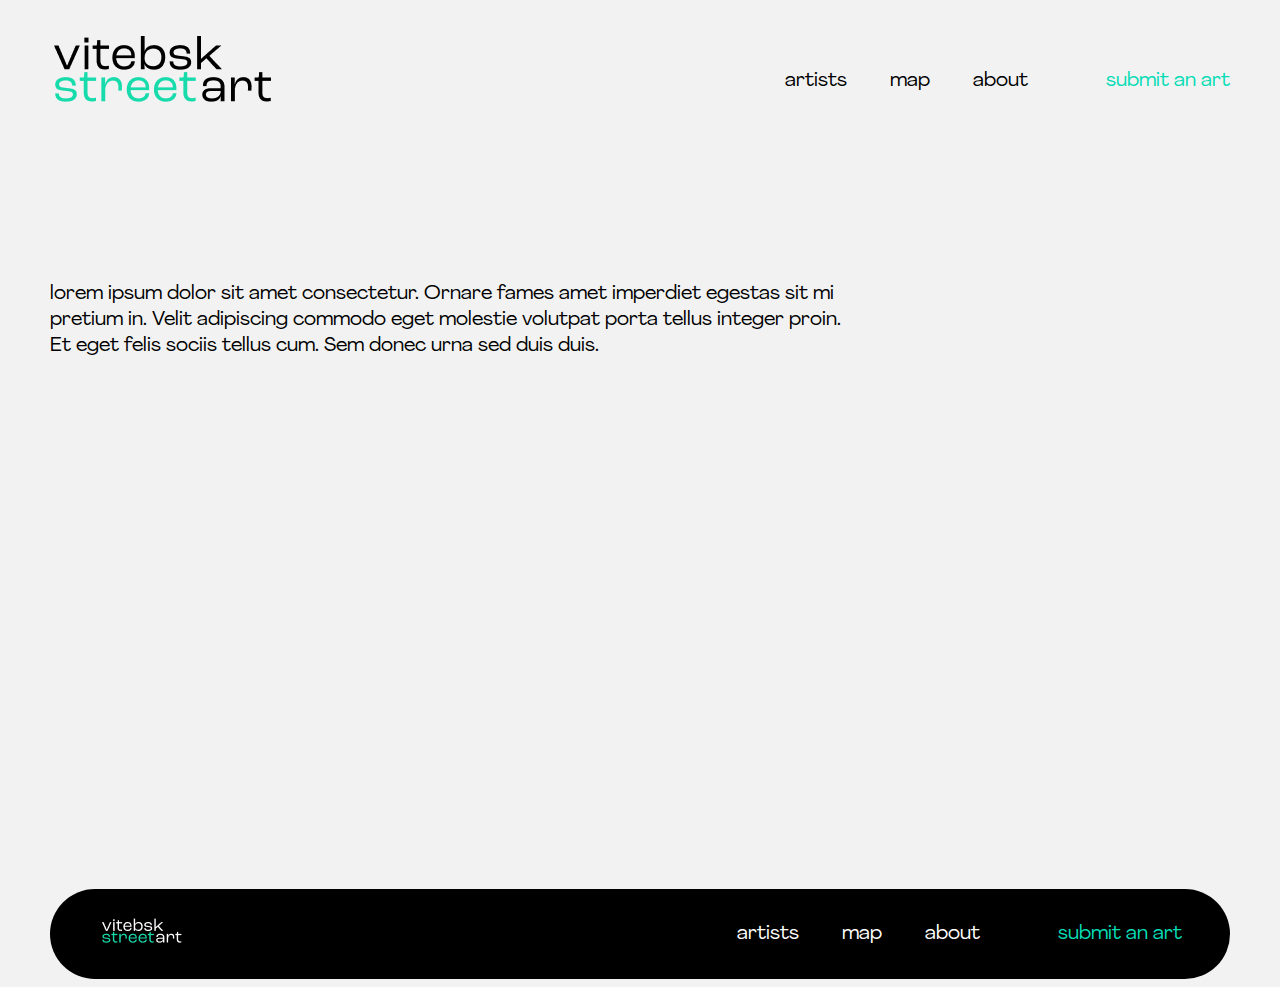
<file: VitebskStreetArt/public/assets/about.html>
<!DOCTYPE html>
<html lang="en">

<head>
    <meta charset="UTF-8">
    <meta name="viewport" content="width=device-width, initial-scale=1.0">
    <title>Final project</title>
    <link rel="stylesheet" href="./css/style.css">
</head>

<body>
    <div class="header">
        <div class="container">
            <div class="header_row">
                <div class="header_logo">
                    <a href="main.html"><img src="./img/header/header logo.png" alt="logo"></a>
                </div>
                <div class="header_navi">
                    <div class="header_navi_info">
                        <ul>
                            <li><a href="artists.html">artists</a></li>
                            <li><a href="map.html">map</a></li>
                            <li><a href="about.html">about</a></li>
                        </ul>
                    </div>
                    <div class="header_navi_submit">
                        <span><a href="formAddArt.html">submit an art</a></span>
                    </div>
                </div>
                <div class="mobile-menu">
                    <a href="#" id="open_menu"><img src="./img/header/icomoon-free_menu (1).png" alt="mobile-menu"></a>
                </div>
            </div>
        </div>
    </div>
    <div class="about">
        <div class="container">
            <div class="about_text">
                <span>lorem ipsum dolor sit amet consectetur. Ornare fames amet imperdiet egestas sit mi pretium in. Velit adipiscing commodo
                eget molestie volutpat porta tellus integer proin. Et eget felis sociis tellus cum. Sem donec urna sed duis duis.</span>
            </div>
        </div>
    </div>
    <div class="footer">
        <div class="container">
            <div class="footer_row">
                <div class="footer_logo">
                    <a href="main.html"><img src="./img/footer/Footer-logo.png" alt="logo"></a>    
                </div>
                <div class="footer_navi">
                    <div class="footer_navi_info">
                        <ul>
                            <li><a href="artists.html">artists</a></li>
                            <li><a href="map.html">map</a></li>
                            <li><a href="about.html">about</a></li>
                        </ul>
                    </div>
                    <div class="footer_navi_submit">
                        <span><a href="formAddArt.html">submit an art</a></span>
                    </div>
                </div>
                <div class="mobile-menu">
                    <a href="#" id="open_menu"><img src="./img/footer/icomoon-free_menu.png" alt="mobile-menu"></a>
                </div>
            </div>
        </div>
    </div>
    <div class="mobile" id="mobile">
        <div class="mobile_head">
            <div class="mobile_logo">
                <a href="main.html">
                    <img src="./img/mobile/logo.png" alt="logo">
                </a>
            </div>
            <div class="mobile_close">
                <a href="#" id="close_mobile" class="close_mobile"></a>
            </div>
        </div>
        <div class="mobile_navi">
            <div class="mobile_navi_info">
                <ul>
                    <li><a href="artists.html">artists</a></li>
                    <li><a href="map.html">map</a></li>
                    <li><a href="about.html">about</a></li>
                </ul>
            </div>
            <div class="mobile_navi_submit">
                <span><a href="formAddArt.html">submit an art</a></span>
            </div>
        </div>
    </div>

    <script src="./scriptMain.js"></script>
</body>

</html>
</file>
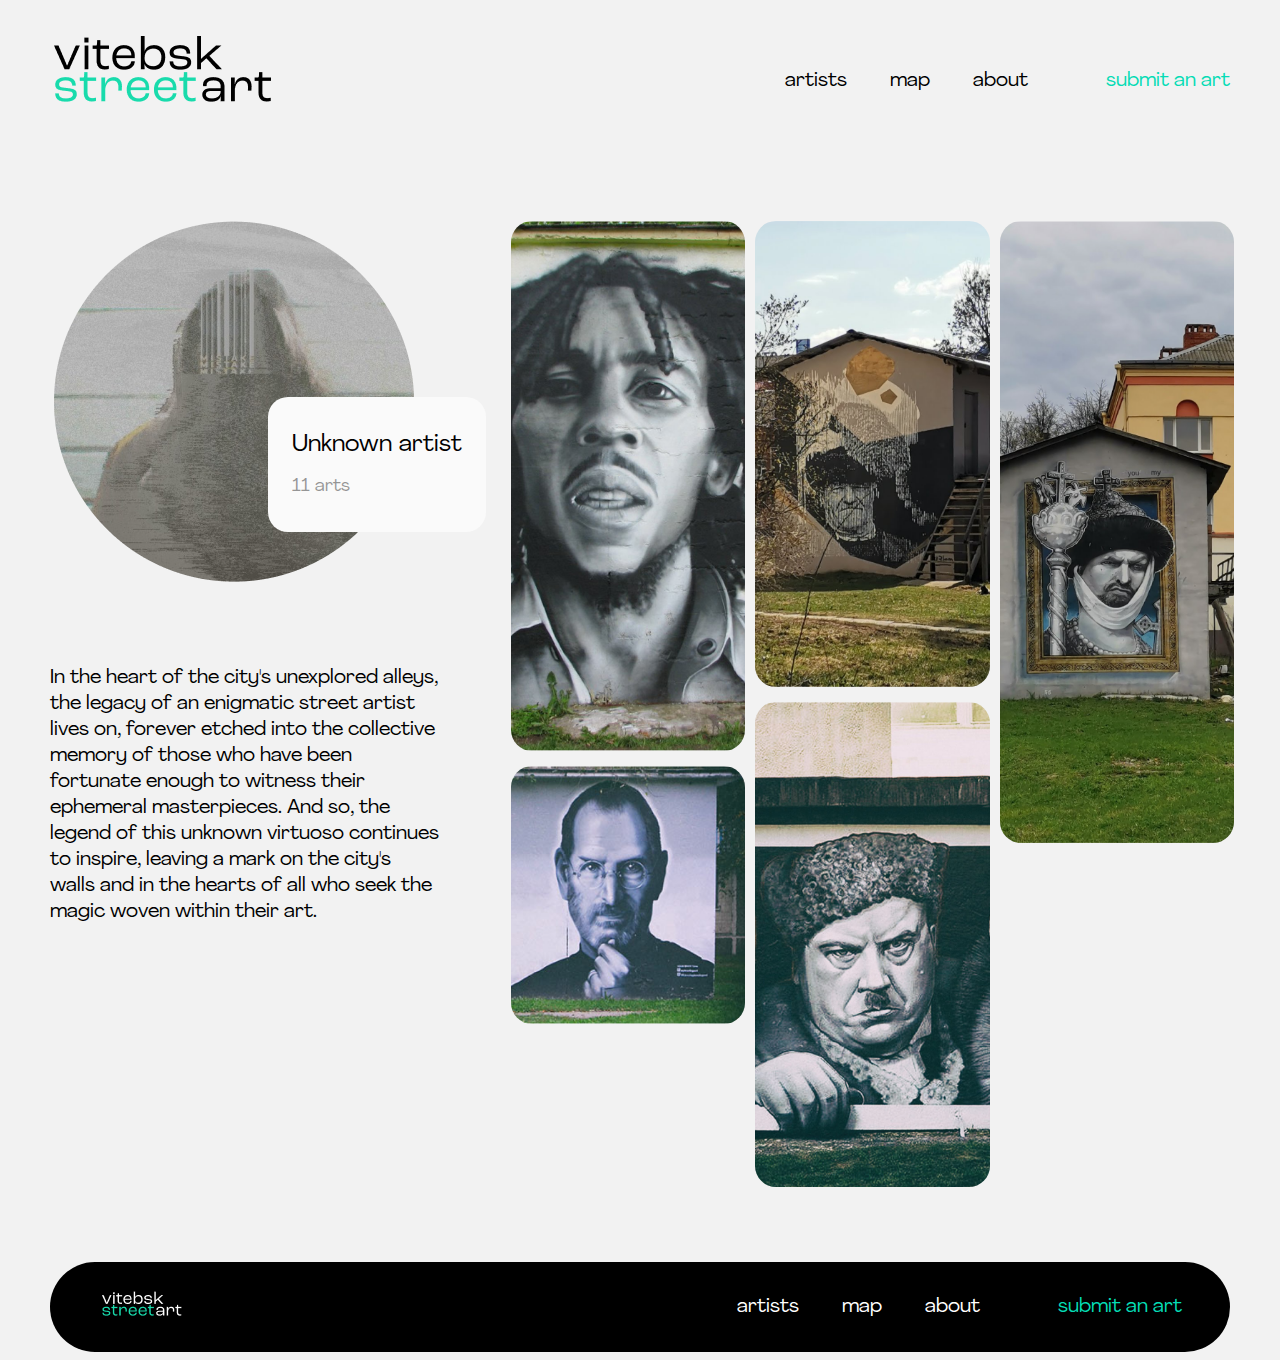
<file: VitebskStreetArt/public/assets/artist.html>
<!DOCTYPE html>
<html lang="en">

<head>
    <meta charset="UTF-8">
    <meta name="viewport" content="width=device-width, initial-scale=1.0">
    <title>Final project</title>
    <link rel="stylesheet" href="https://cdn.jsdelivr.net/npm/@fancyapps/ui@5.0/dist/fancybox/fancybox.css" />
    <link rel="stylesheet" href="./css/style.css">
</head>

<body>
    <div class="header">
        <div class="container">
            <div class="header_row">
                <div class="header_logo">
                    <a href="main.html"><img src="./img/header/header logo.png" alt="logo"></a>
                </div>
                <div class="header_navi">
                    <div class="header_navi_info">
                        <ul>
                            <li><a href="artists.html">artists</a></li>
                            <li><a href="map.html">map</a></li>
                            <li><a href="about.html">about</a></li>
                        </ul>
                    </div>
                    <div class="header_navi_submit">
                        <span><a href="formAddArt.html">submit an art</a></span>
                    </div>
                </div>
                <div class="mobile-menu">
                    <a href="#" id="open_menu"><img src="./img/header/icomoon-free_menu (1).png" alt="mobile-menu"></a>
                </div>
            </div>
        </div>
    </div>
    <div class="artist">
        <div class="container">
            <div class="artist_row">
                <div class="artist_info">
                    <div class="artist_info_card">
                        <div class="artist_info_card__picture">
                            <img src="./img/artist/Unknown_artist.png" alt="Unknown_artist">
                        </div>
                        <div class="artist_info_card__name">
                            <h1>Unknown artist</h1>
                            <p>11 arts</p>
                        </div>
                    </div>
                    <div class="artist_info__text">
                        <p>In the heart of the city's unexplored alleys, the legacy of an enigmatic street artist lives on, forever etched into the
                        collective memory of those who have been fortunate enough to witness their ephemeral masterpieces. And so, the legend of
                        this unknown virtuoso continues to inspire, leaving a mark on the city's walls and in the hearts of all who seek the
                        magic woven within their art.</p>
                    </div>
                </div>
                <div class="artist_arts">
                    <div class="box_new">
                        <a data-fancybox="gallery" href="./img/main/vitebsk street art_files/_1.jpg">
                            <img src="./img/main_layout/1.png" alt="picture">
                        </a>
                        
                            <a href="map.html" class="box_new_artist-tag"></a>
                        
                        
                    </div>
                    <div class="box_new">
                        <a data-fancybox="gallery" href="./img/main/vitebsk street art_files/_10b.jpg">
                            <img src="./img/main_layout/10.png" alt="picture">
                        </a>
                        
                            <a href="map.html" class="box_new_artist-tag"></a>
                        
                    </div>
                    <div class="box_new">
                        <a data-fancybox="gallery" href="./img/main/vitebsk street art_files/_9.jpg">
                            <img src="./img/main_layout/2.png" alt="picture">
                        </a>
                        
                            <a href="map.html" class="box_new_artist-tag"></a>
                        
                    </div>
                    <div class="box_new">
                        <a data-fancybox="gallery" href="./img/main/vitebsk street art_files/_22b.jpg">
                            <img src="./img/main_layout/22.png" alt="picture">
                        </a>
                        
                            <a href="map.html" class="box_new_artist-tag"></a>
                        
                    </div>
                    <div class="box_new">
                        <a data-fancybox="gallery" href="./img/main/vitebsk street art_files/_18.jpg">
                            <img src="./img/main_layout/18.png" alt="picture">
                        </a>
                        
                            <a href="map.html" class="box_new_artist-tag"></a>
                        
                    </div>
                </div>
            </div>  
        </div>
    </div>
    <div class="footer">
        <div class="container">
            <div class="footer_row">
                <div class="footer_logo">
                    <a href="main.html"><img src="./img/footer/Footer-logo.png" alt="logo"></a>
                </div>
                <div class="footer_navi">
                    <div class="footer_navi_info">
                        <ul>
                            <li><a href="artists.html">artists</a></li>
                            <li><a href="map.html">map</a></li>
                            <li><a href="about.html">about</a></li>
                        </ul>
                    </div>
                    <div class="footer_navi_submit">
                        <span><a href="formAddArt.html">submit an art</a></span>
                    </div>
                </div>
                <div class="mobile-menu">
                    <a href="#" id="open_menu"><img src="./img/footer/icomoon-free_menu.png" alt="mobile-menu"></a>
                </div>
            </div>
        </div>
    </div>
    <div class="mobile" id="mobile">
        <div class="mobile_head">
            <div class="mobile_logo">
                <a href="main.html"><img src="./img/mobile/logo.png" alt="logo"></a>
            </div>
            <div class="mobile_close">
                <a href="#" id="close_mobile" class="close_mobile"></a>
            </div>
        </div>
        <div class="mobile_navi">
            <div class="mobile_navi_info">
                <ul>
                    <li><a href="artists.html">artists</a></li>
                    <li><a href="map.html">map</a></li>
                    <li><a href="about.html">about</a></li>
                </ul>
            </div>
            <div class="mobile_navi_submit">
                <span><a href="formAddArt.html">submit an art</a></span>
            </div>
        </div>
    </div>

    <script src="./scriptMain.js"></script>
    <script src="https://cdn.jsdelivr.net/npm/@fancyapps/ui@5.0/dist/fancybox/fancybox.umd.js"></script>
    <script>
        Fancybox.bind('[data-fancybox="gallery"]', {
            //
        });
    </script>
</body>

</html>
</file>
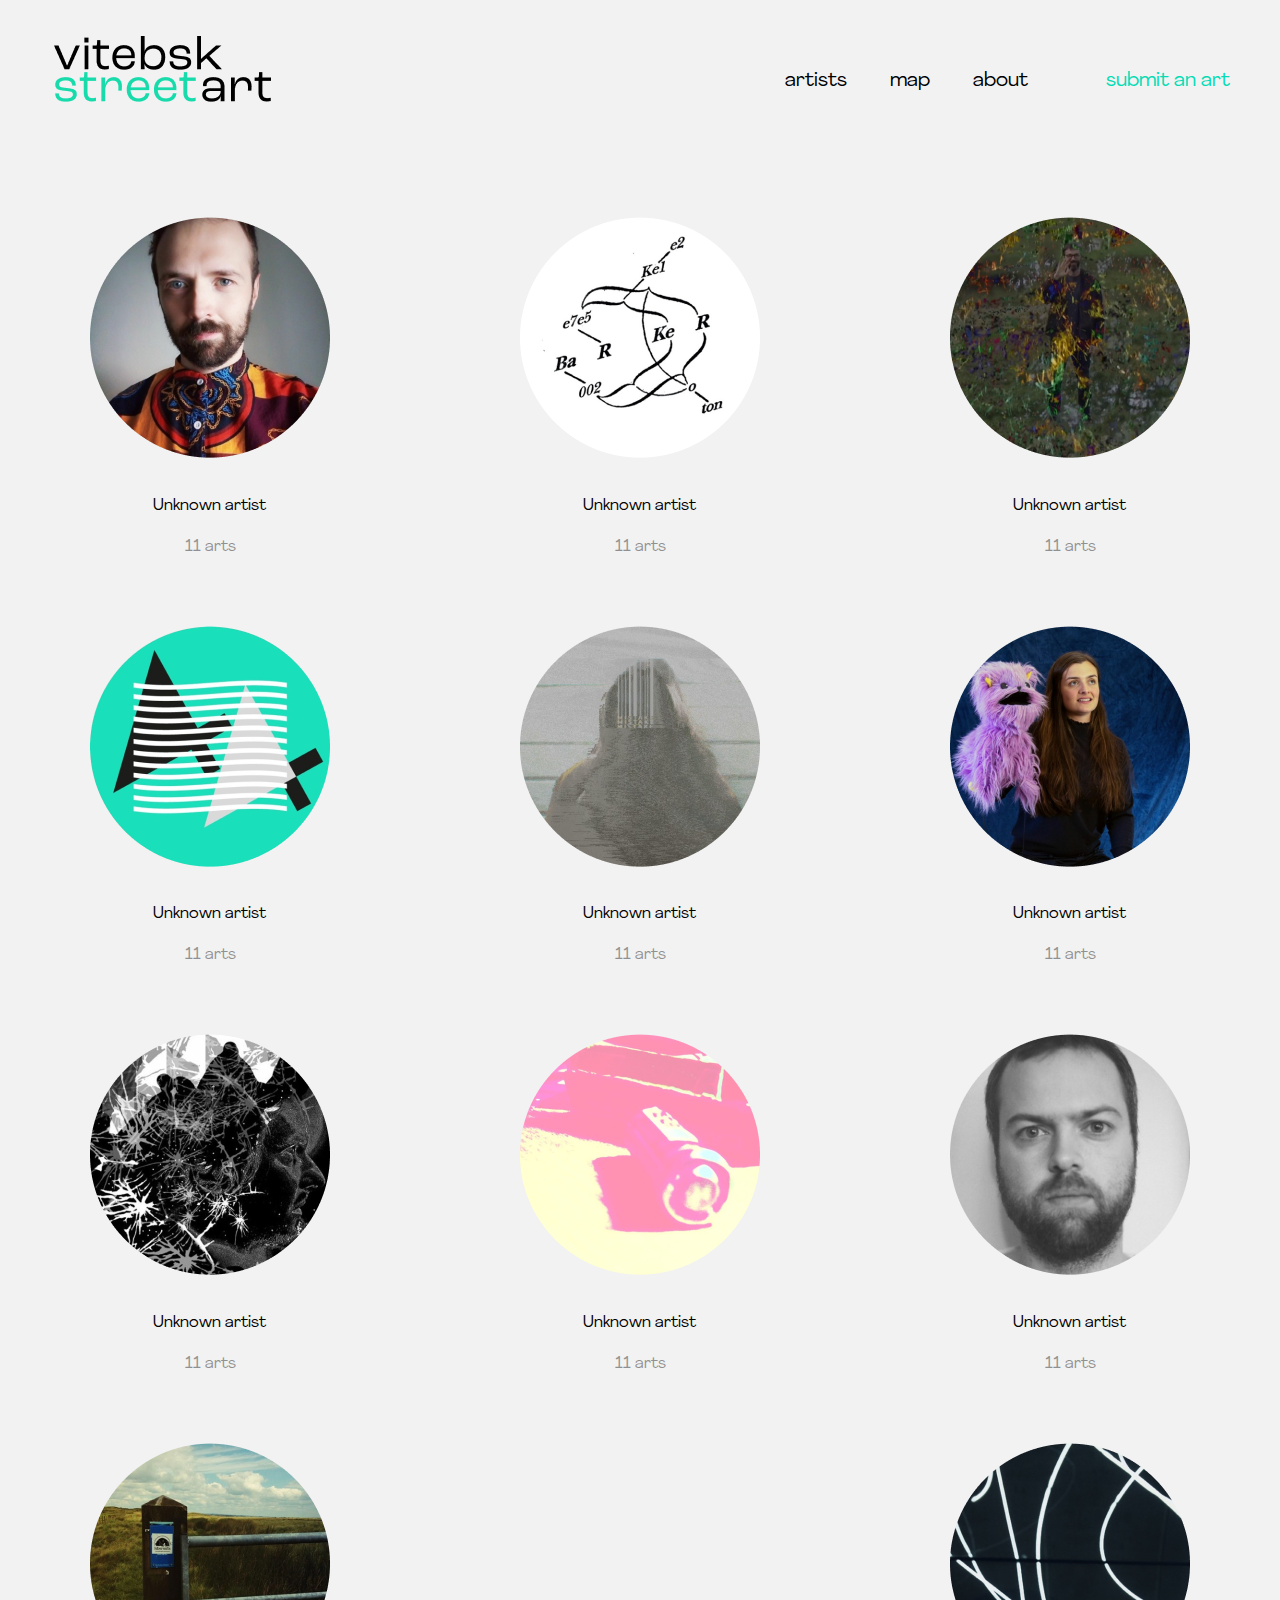
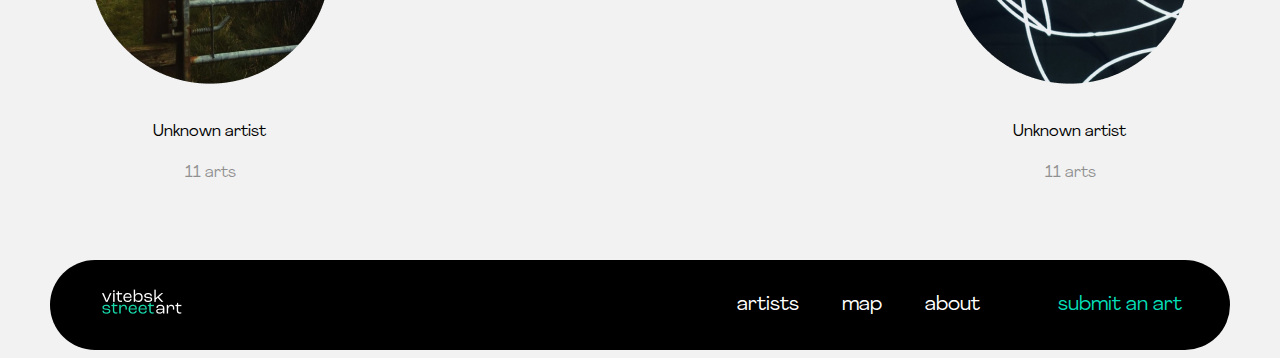
<file: VitebskStreetArt/public/assets/artists.html>
<!DOCTYPE html>
<html lang="en">
<head>
    <meta charset="UTF-8">
    <meta name="viewport" content="width=device-width, initial-scale=1.0">
    <title>Final project</title>
    <link rel="stylesheet" href="./css/style.css">
</head>
<body>
    <div class="header">
        <div class="container">
            <div class="header_row">
                <div class="header_logo">
                    <a href="main.html"><img src="./img/header/header logo.png" alt="logo"></a>
                </div>
                <div class="header_navi">
                    <div class="header_navi_info">
                        <ul>
                            <li><a href="artists.html">artists</a></li>
                            <li><a href="map.html">map</a></li>
                            <li><a href="about.html">about</a></li>
                        </ul>
                    </div>
                    <div class="header_navi_submit">
                        <span><a href="formAddArt.html">submit an art</a></span>
                    </div>
                </div>
                <div class="mobile-menu">
                    <a href="#" id="open_menu"><img src="./img/header/icomoon-free_menu (1).png" alt="mobile-menu"></a>
                </div>
            </div>
        </div>
    </div>
    <div class="artists">
        <div class="container">
            <div class="artists_cards">
                <div class="artists_cards_card">
                    <a href="artist.html"><img src="./img/artists/artist_1.png" alt="artist_1"></a>
                    <a href="artist.html"><h1>Unknown artist</h1></a>
                    <p>11 arts</p>
                </div>
                <div class="artists_cards_card">
                    <a href="artist.html"><img src="./img/artists/artist_2.png" alt="artist_1"></a>
                    <a href="artist.html"><h1>Unknown artist</h1></a>
                    <p>11 arts</p>
                </div>
                <div class="artists_cards_card">
                    <a href="artist.html"><img src="./img/artists/artist_3.png" alt="artist_1"></a>
                    <a href="artist.html"><h1>Unknown artist</h1></a>
                    <p>11 arts</p>
                </div>
                <div class="artists_cards_card">
                    <a href="artist.html"><img src="./img/artists/artist_4.png" alt="artist_1"></a>
                    <a href="artist.html"><h1>Unknown artist</h1></a>
                    <p>11 arts</p>
                </div>
                <div class="artists_cards_card">
                    <a href="artist.html"><img src="./img/artists/artist_5.png" alt="artist_1"></a>
                    <a href="artist.html"><h1>Unknown artist</h1></a>
                    <p>11 arts</p>
                </div>
                <div class="artists_cards_card">
                    <a href="artist.html"><img src="./img/artists/artist_6.png" alt="artist_1"></a>
                    <a href="artist.html"><h1>Unknown artist</h1></a>
                    <p>11 arts</p>
                </div>
                <div class="artists_cards_card">
                    <a href="artist.html"><img src="./img/artists/artist_7.png" alt="artist_1"></a>
                    <a href="artist.html"><h1>Unknown artist</h1></a>
                    <p>11 arts</p>
                </div>
                <div class="artists_cards_card">
                    <a href="artist.html"><img src="./img/artists/artist_8.png" alt="artist_1"></a>
                    <a href="artist.html"><h1>Unknown artist</h1></a>
                    <p>11 arts</p>
                </div>
                <div class="artists_cards_card">
                    <a href="artist.html"><img src="./img/artists/artist_9.png" alt="artist_1"></a>
                    <a href="artist.html"><h1>Unknown artist</h1></a>
                    <p>11 arts</p>
                </div>
                <div class="artists_cards_card">
                    <a href="artist.html"><img src="./img/artists/artist_10.png" alt="artist_1"></a>
                    <a href="artist.html"><h1>Unknown artist</h1></a>
                    <p>11 arts</p>
                </div>
                <div class="artists_cards_card">
                    <a href="artist.html"><img src="./img/artists/artist_11.png" alt="artist_1"></a>
                    <a href="artist.html"><h1>Unknown artist</h1></a>
                    <p>11 arts</p>
                </div>
            </div>
        </div> 
    </div>
    <div class="footer">
        <div class="container">
            <div class="footer_row">
                <div class="footer_logo">
                    <a href="main.html"><img src="./img/footer/Footer-logo.png" alt="logo"></a>
                </div>
                <div class="footer_navi">
                    <div class="footer_navi_info">
                        <ul>
                            <li><a href="artists.html">artists</a></li>
                            <li><a href="map.html">map</a></li>
                            <li><a href="about.html">about</a></li>
                        </ul>
                    </div>
                    <div class="footer_navi_submit">
                        <span><a href="formAddArt.html">submit an art</a></span>
                    </div>
                </div>
                <div class="mobile-menu">
                    <a href="#" id="open_menu"><img src="./img/footer/icomoon-free_menu.png" alt="mobile-menu"></a>
                </div>
            </div>
        </div>
    </div>
    <div class="mobile" id="mobile">
        <div class="mobile_head">
            <div class="mobile_logo">
                <a href="main.html"><img src="./img/mobile/logo.png" alt="logo"></a>
            </div>
            <div class="mobile_close">
                <a href="#" id="close_mobile" class="close_mobile"></a>
            </div>
        </div>
        <div class="mobile_navi">
            <div class="mobile_navi_info">
                <ul>
                    <li><a href="artists.html">artists</a></li>
                    <li><a href="map.html">map</a></li>
                    <li><a href="about.html">about</a></li>
                </ul>
            </div>
            <div class="mobile_navi_submit">
                <span><a href="formAddArt.html">submit an art</a></span>
            </div>
        </div>
    </div>

    <script src="./scriptMain.js"></script>
</body>
</html>
</file>
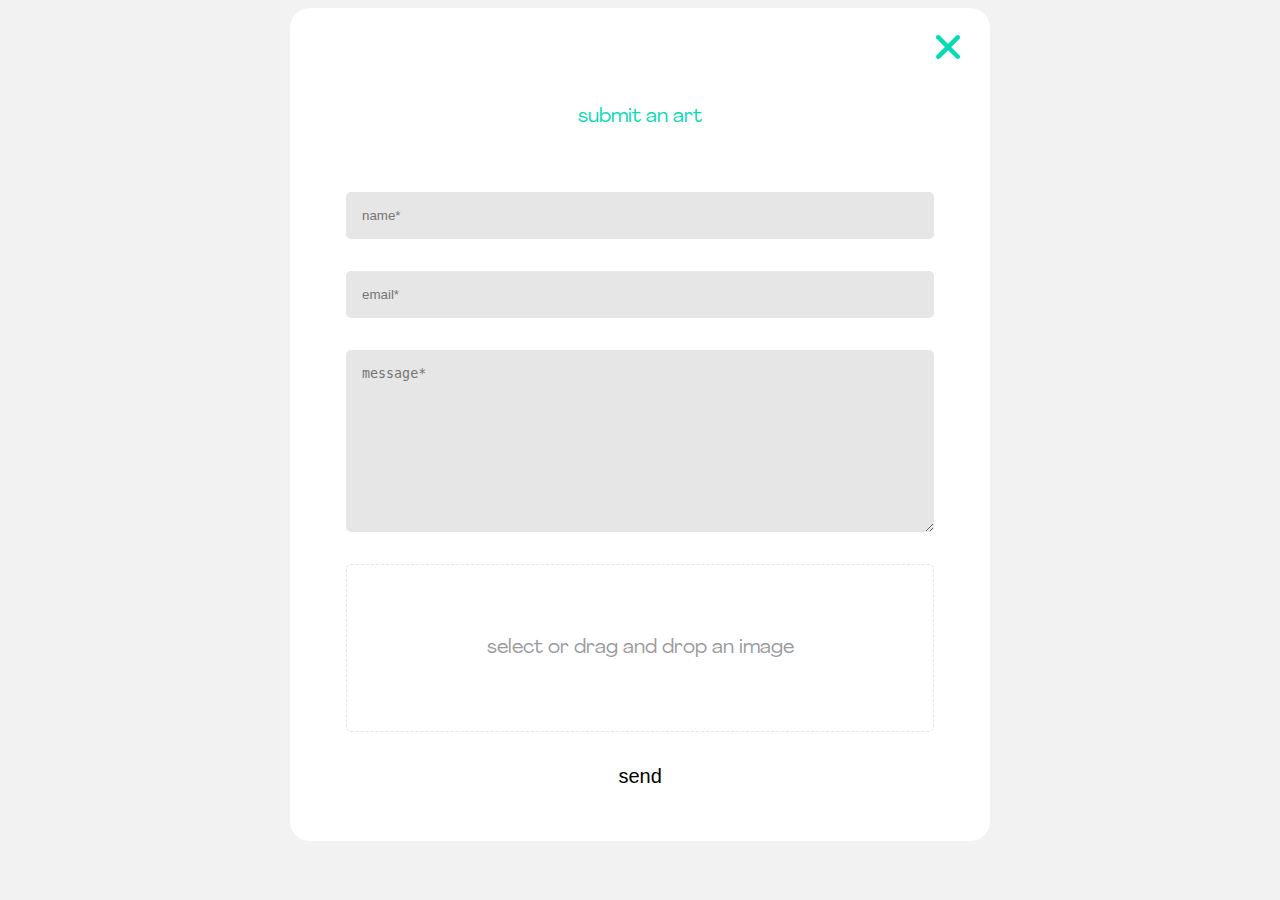
<file: VitebskStreetArt/public/assets/formAddArt.html>
<!DOCTYPE html>
<html lang="en">
<head>
    <meta charset="UTF-8">
    <meta name="viewport" content="width=device-width, initial-scale=1.0">
    <title>Final project</title>
    <link rel="stylesheet" href="./css/style.css">
</head>
<body>
    <div class="formAddArt">
        <div class="container flexForm">
            <div class="formAddArt_container">
                <div class="formAddArt_close">
                    <a  href="main.html" class="close" id="closeBtn"></a>
                </div>
                <div class="formAddArt_title">
                    <h1>submit an art</h1>
                </div>
                <div class="formAddArt_form">
                    <form action="" method="post" class="form" id="formAddArt">
                        <div class="form-row">
                            <input type="text" name="name" id="name" value="" placeholder="name*">
                        </div>
                        <div class="form-row">
                            <input type="text" name="email" id="email" value="" placeholder="email*">
                        </div>
                        <div class="form-row">
                            <textarea name="message" id="message" cols="30" rows="10" placeholder="message*"></textarea>
                        </div>
                        <div class="form-row">
                            <label class="custom-file">
                                <input type="file" name="photo">
                                <span>select or drag and drop an image</span>
                            </label>    
                        </div>
                        <div class="form-row form-row_button">
                            <button type="submit" class="button_send">send</button>
                        </div>
                    </form>
                </div>
            </div>  
        </div>
    </div>
    
    <script src="./scriptForm.js"></script>
</body>
</html>
</file>
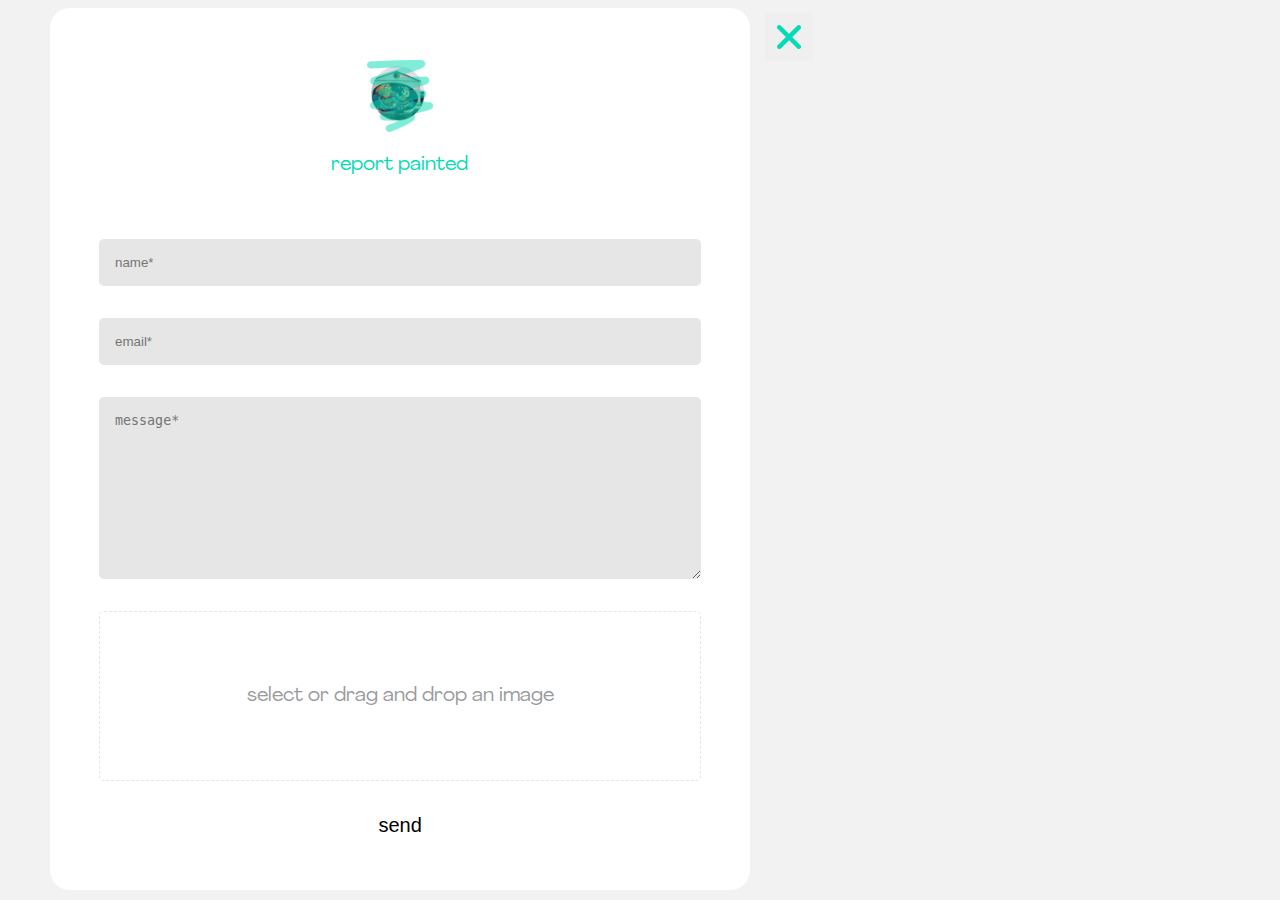
<file: VitebskStreetArt/public/assets/formReportPainted.html>
<!DOCTYPE html>
<html lang="en">

<head>
    <meta charset="UTF-8">
    <meta name="viewport" content="width=device-width, initial-scale=1.0">
    <title>Final project</title>
    <link rel="stylesheet" href="./css/style.css">
</head>

<body>
    <div class="formReportPainted">
        <div class="container">
            <div class="formReportPainted_container">
                <div class="formReportPainted_close">
                    <button class="close"></button>
                </div>
                <div class="formReportPainted_title">
                    <img src="./img/formReportPainted/report_painted.png" alt="">
                    <h1>report painted</h1>
                </div>
                <div class="formReportPainted_form">
                    <form action="" method="post" name="formReportPainted" id="formReportPainted">
                        <div class="form-row">
                            <input type="text" name="name" id="name" value="" placeholder="name*">
                        </div>
                        <div class="form-row">
                            <input type="text" name="email" id="email" value="" placeholder="email*">
                        </div>
                        <div class="form-row">
                            <textarea name="message" id="message" cols="30" rows="10" placeholder="message*"></textarea>
                        </div>
                        <div class="form-row">
                            <label for="photo">
                                <input type="file" name="photo">
                                <span>select or drag and drop an image</span>
                            </label>
                        </div>
                        <div class="form-row form-row_button">
                            <button type="submit" class="button_send">send</button>
                        </div>
                    </form>
                </div>
            </div>
        </div>
    </div>
</body>
</html>
</file>
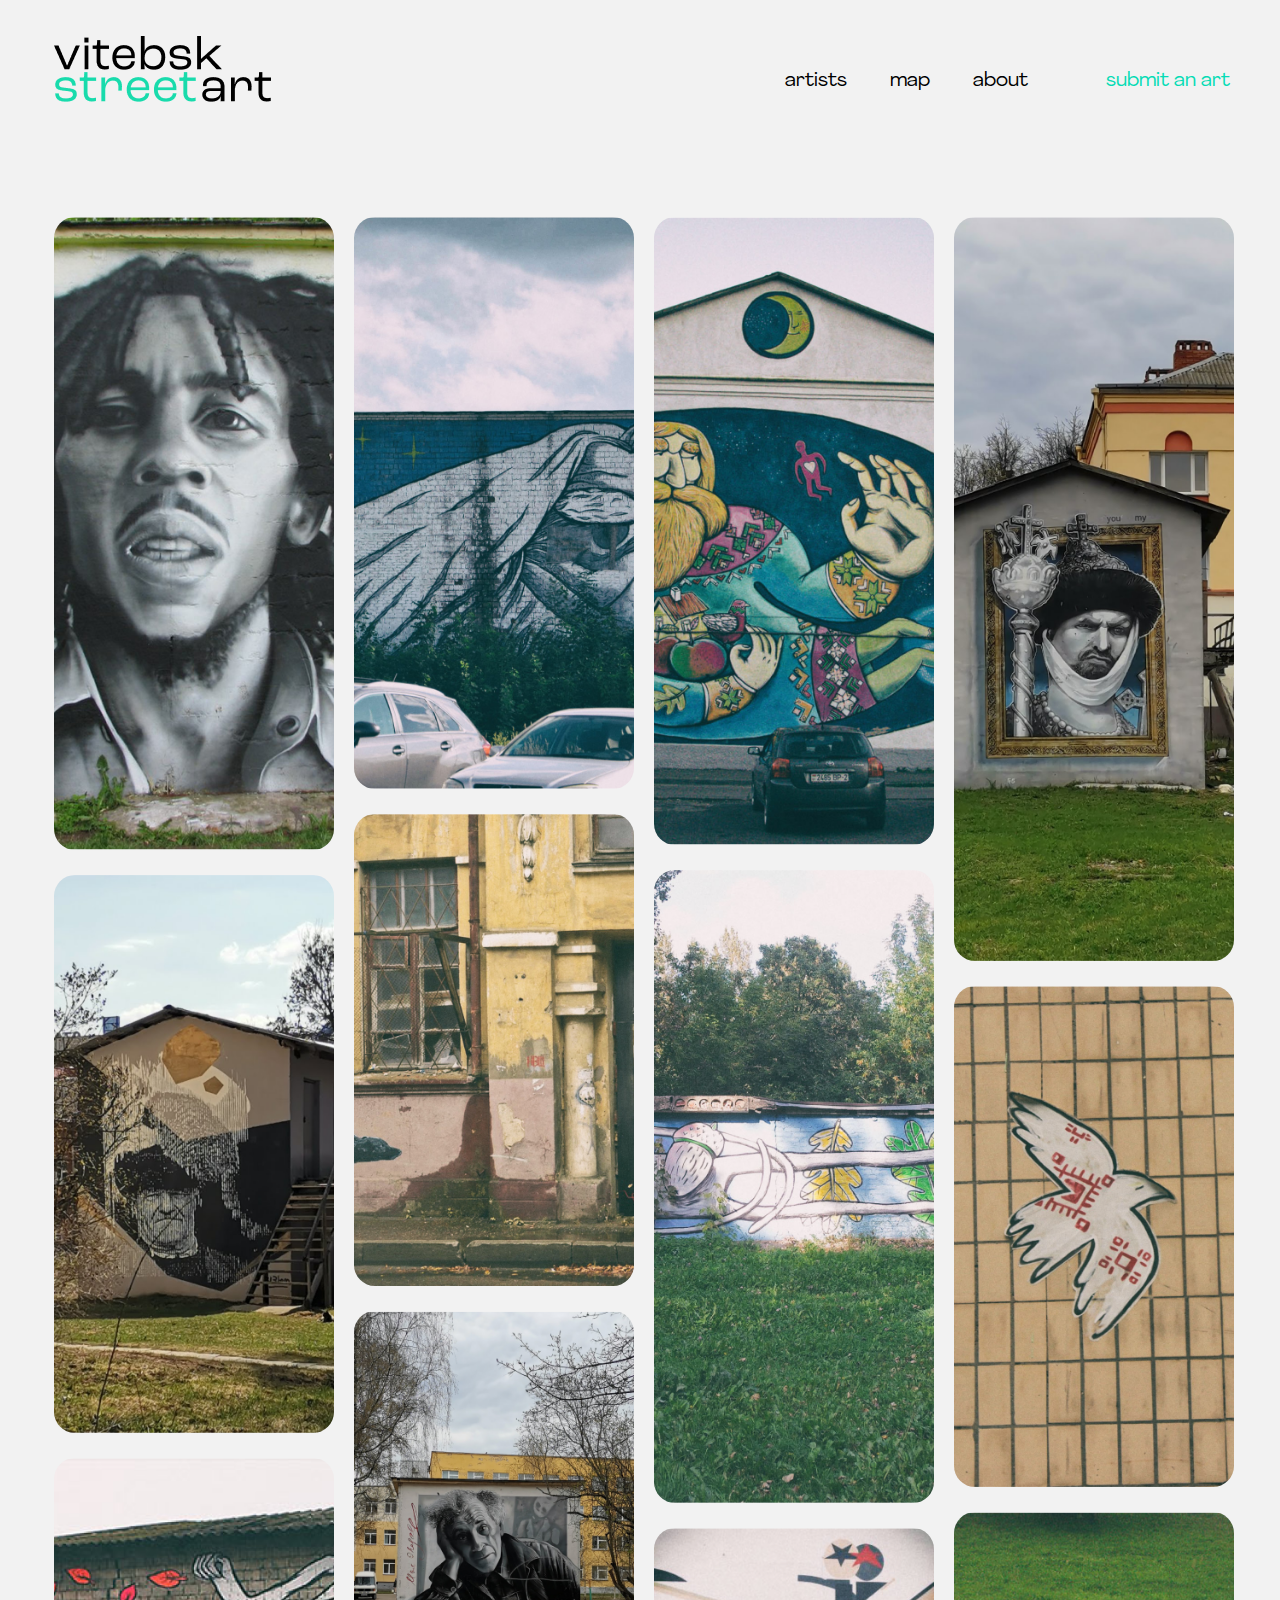
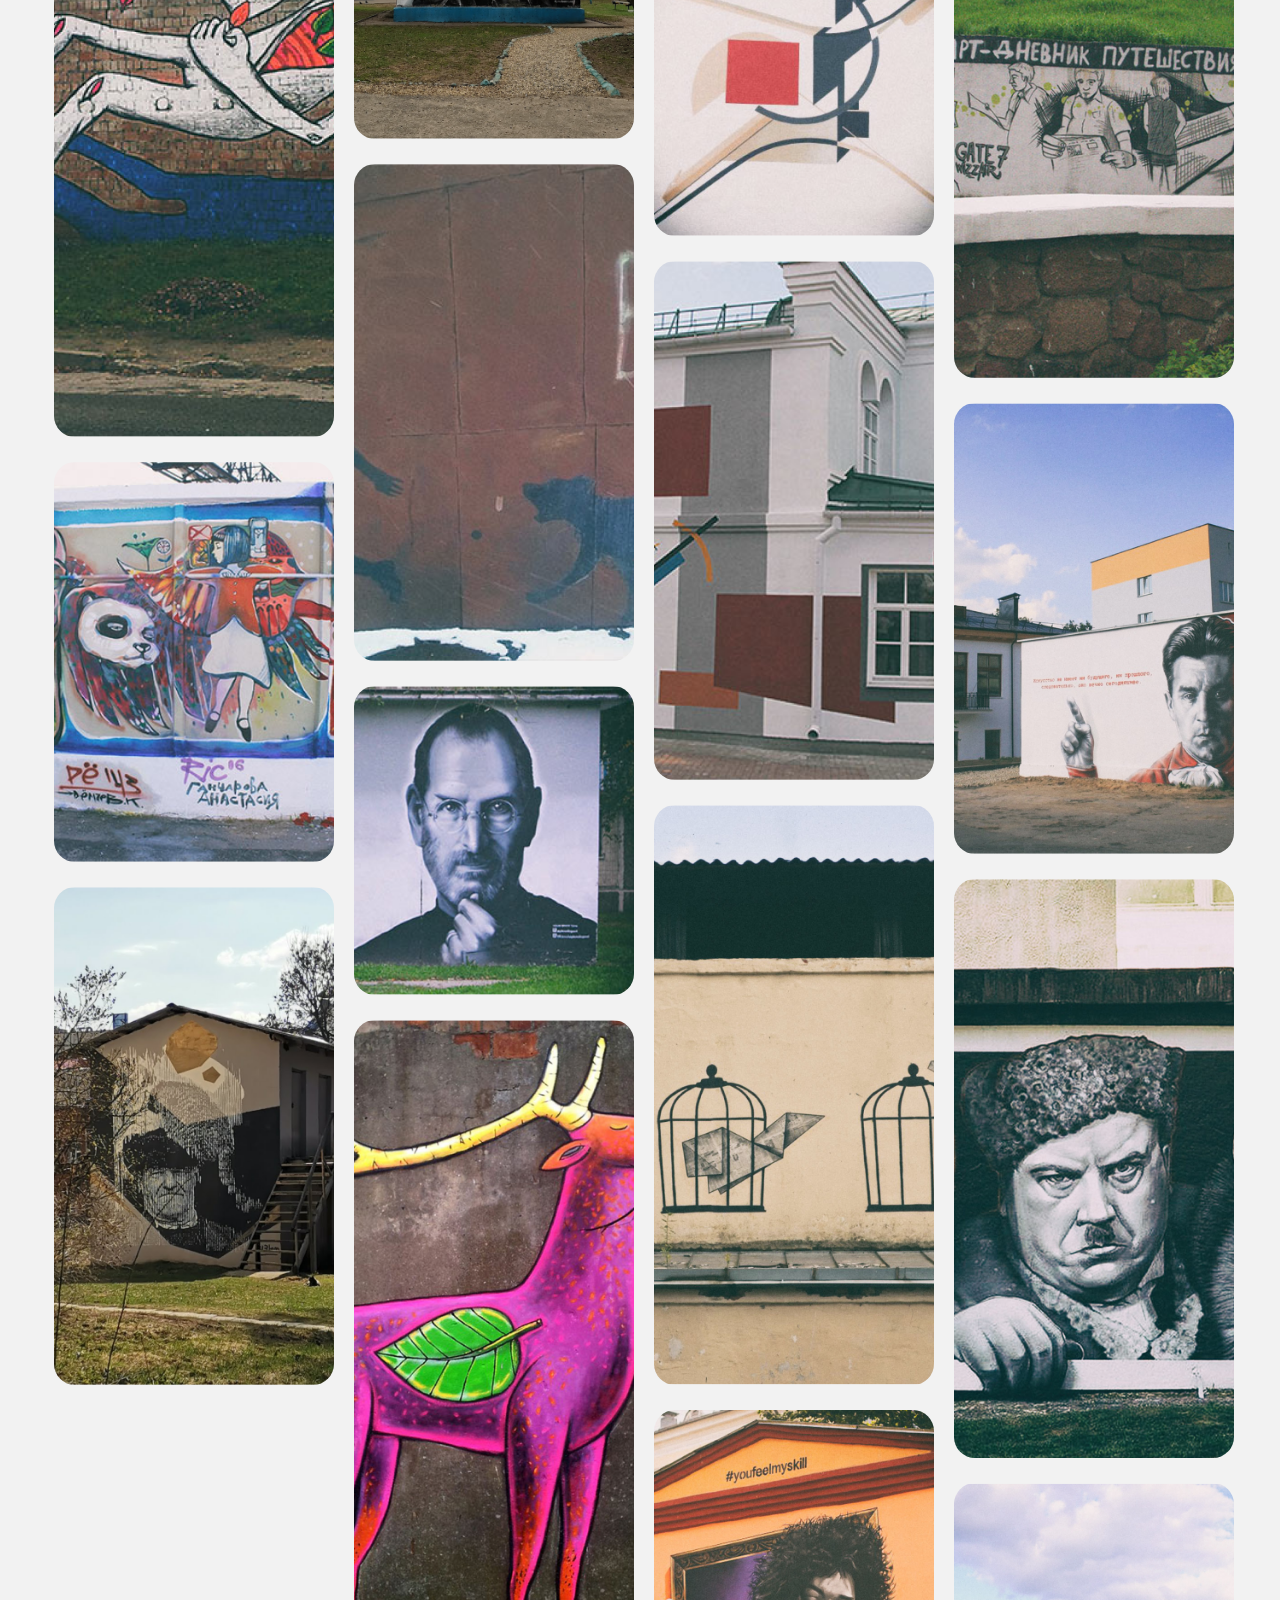
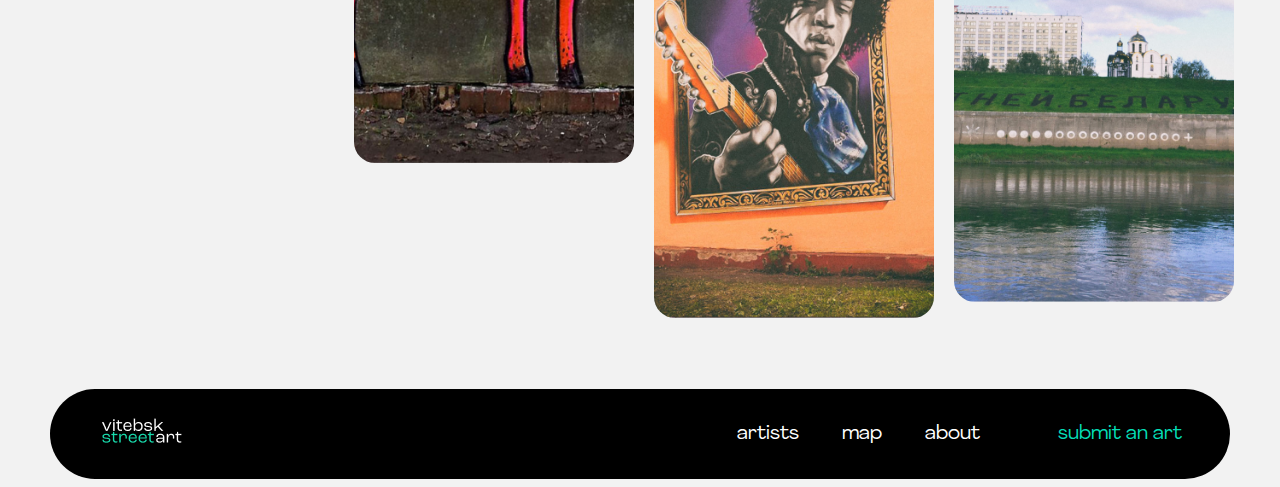
<file: VitebskStreetArt/public/assets/main.html>
<!DOCTYPE html>
<html lang="en">
<head>
    <meta charset="UTF-8">
    <meta name="viewport" content="width=device-width, initial-scale=1.0">
    <title>Final project</title>
    <link rel="stylesheet" href="https://cdn.jsdelivr.net/npm/@fancyapps/ui@5.0/dist/fancybox/fancybox.css" />
    <link rel="stylesheet" href="./css/style.css">
</head>
<body>
    <div class="header">
        <div class="container">
            <div class="header_row">
                <div class="header_logo">
                    <a href="main.html"><img src="./img/header/header logo.png" alt="logo"></a>    
                </div>
                <div class="header_navi">
                    <div class="header_navi_info">
                        <ul>
                            <li><a href="artists.html">artists</a></li>
                            <li><a href="map.html">map</a></li>
                            <li><a href="about.html">about</a></li>
                        </ul>
                    </div>
                    <div class="header_navi_submit">
                        <span><a href="formAddArt.html">submit an art</a></span>   
                    </div>
                </div>
                <div class="mobile-menu">
                    <a href="#"  id="open_menu"><img src="./img/header/icomoon-free_menu (1).png" alt="mobile-menu"></a>
                </div>
            </div>   
        </div>
    </div>
    <div class="main">
        <div class="container">
            <div class="main_row">
                <div class="box">
                    <a data-fancybox="gallery" href="./img/main/vitebsk street art_files/_1.jpg">
                        <img src="./img/main_layout/1.png" alt="picture">
                    </a>
                    <div class="box_artist-tag">
                        <a href="artist.html" class="box_artist-tag_card">
                            <img src="./img/main/tags/face.png" alt="face">
                            <span>Unknown artist</span>
                        </a>
                        <a href="map.html" class="box_artist-tag_tag"></a>
                    </div>    
                </div>
                <div class="box">
                    <a data-fancybox="gallery" href="./img/main/vitebsk street art_files/_9.jpg">
                        <img src="./img/main_layout/2.png" alt="picture">
                    </a>
                    <div class="box_artist-tag">
                        <a href="artist.html" class="box_artist-tag_card">
                            <img src="./img/main/tags/face.png" alt="face">
                            <span>Unknown artist</span>
                        </a>
                        <a href="map.html" class="box_artist-tag_tag"></a>
                    </div>
                </div>
                <div class="box">
                    <a data-fancybox="gallery" href="./img/main/vitebsk street art_files/_3b.jpg">
                        <img src="./img/main_layout/3.png" alt="picture">
                    </a>
                    <div class="box_artist-tag">
                        <a href="artist.html" class="box_artist-tag_card">
                            <img src="./img/main/tags/face.png" alt="face">
                            <span>Unknown artist</span>
                        </a>
                        <a href="map.html" class="box_artist-tag_tag"></a>
                    </div>
                </div>
                <div class="box">
                    <a data-fancybox="gallery" href="./img/main/vitebsk street art_files/_4b.jpg">
                        <img src="./img/main_layout/4.png" alt="picture">
                    </a>
                    <div class="box_artist-tag">
                        <a href="artist.html" class="box_artist-tag_card">
                            <img src="./img/main/tags/face.png" alt="face">
                            <span>Unknown artist</span>
                        </a>
                        <a href="map.html" class="box_artist-tag_tag"></a>
                    </div>
                </div>
                <div class="box">
                    <a data-fancybox="gallery" href="./img/main/vitebsk street art_files/_3.jpg">
                        <img src="./img/main_layout/5.png" alt="picture">
                    </a>
                    <div class="box_artist-tag">
                        <a href="artist.html" class="box_artist-tag_card">
                            <img src="./img/main/tags/face.png" alt="face">
                            <span>Unknown artist</span>
                        </a>
                        <a href="map.html" class="box_artist-tag_tag"></a>
                    </div>
                </div>
                <div class="box">
                    <a data-fancybox="gallery" href="./img/main/vitebsk street art_files/_6b.jpg">
                        <img src="./img/main_layout/6.png" alt="picture">
                    </a>
                    <div class="box_artist-tag">
                        <a href="artist.html" class="box_artist-tag_card">
                            <img src="./img/main/tags/face.png" alt="face">
                            <span>Unknown artist</span>
                        </a>
                        <a href="map.html" class="box_artist-tag_tag"></a>
                    </div>
                </div>
                <div class="box">
                    <a data-fancybox="gallery" href="./img/main/vitebsk street art_files/_7b.jpg">
                        <img src="./img/main_layout/7.png" alt="picture">
                    </a>
                    <div class="box_artist-tag">
                        <a href="artist.html" class="box_artist-tag_card">
                            <img src="./img/main/tags/face.png" alt="face">
                            <span>Unknown artist</span>
                        </a>
                        <a href="map.html" class="box_artist-tag_tag"></a>
                    </div>
                </div>
                <div class="box">
                    <a data-fancybox="gallery" href="./img/main/vitebsk street art_files/_8.jpg">
                        <img src="./img/main_layout/8.png" alt="picture">
                    </a>
                    <div class="box_artist-tag">
                        <a href="artist.html" class="box_artist-tag_card">
                            <img src="./img/main/tags/face.png" alt="face">
                            <span>Unknown artist</span>
                        </a>
                        <a href="map.html" class="box_artist-tag_tag"></a>
                    </div>
                </div>
                <div class="box">
                    <a data-fancybox="gallery" href="./img/main/vitebsk street art_files/_9b.jpg">
                        <img src="./img/main_layout/9.png" alt="picture">
                    </a>
                    <div class="box_artist-tag">
                        <a href="artist.html" class="box_artist-tag_card">
                            <img src="./img/main/tags/face.png" alt="face">
                            <span>Unknown artist</span>
                        </a>
                        <a href="map.html" class="box_artist-tag_tag"></a>
                    </div>
                </div>
                <div class="box">
                    <a data-fancybox="gallery" href="./img/main/vitebsk street art_files/_10b.jpg">
                        <img src="./img/main_layout/10.png" alt="picture">
                    </a>
                    <div class="box_artist-tag">
                        <a href="artist.html" class="box_artist-tag_card">
                            <img src="./img/main/tags/face.png" alt="face">
                            <span>Unknown artist</span>
                        </a>
                        <a href="map.html" class="box_artist-tag_tag"></a>
                    </div>
                </div>
                <div class="box">
                    <a data-fancybox="gallery" href="./img/main/vitebsk street art_files/_11b.jpg">
                        <img src="./img/main_layout/11.png" alt="picture">
                    </a>
                    <div class="box_artist-tag">
                        <a href="artist.html" class="box_artist-tag_card">
                            <img src="./img/main/tags/face.png" alt="face">
                            <span>Unknown artist</span>
                        </a>
                        <a href="map.html" class="box_artist-tag_tag"></a>
                    </div>
                </div>
                <div class="box">
                    <a data-fancybox="gallery" href="./img/main/vitebsk street art_files/_12b.jpg">
                        <img src="./img/main_layout/12.png" alt="picture">
                    </a>
                    <div class="box_artist-tag">
                        <a href="artist.html" class="box_artist-tag_card">
                            <img src="./img/main/tags/face.png" alt="face">
                            <span>Unknown artist</span>
                        </a>
                        <a href="map.html" class="box_artist-tag_tag"></a>
                    </div>
                </div>
                <div class="box">
                    <a data-fancybox="gallery" href="./img/main/vitebsk street art_files/_13b.jpg">
                        <img src="./img/main_layout/13.png" alt="picture">
                    </a>
                    <div class="box_artist-tag">
                        <a href="artist.html" class="box_artist-tag_card">
                            <img src="./img/main/tags/face.png" alt="face">
                            <span>Unknown artist</span>
                        </a>
                        <a href="map.html" class="box_artist-tag_tag"></a>
                    </div>
                </div>
                <div class="box">
                    <a data-fancybox="gallery" href="./img/main/vitebsk street art_files/_14b.jpg">
                        <img src="./img/main_layout/14.png" alt="picture">
                    </a>
                    <div class="box_artist-tag">
                        <a href="artist.html" class="box_artist-tag_card">
                            <img src="./img/main/tags/face.png" alt="face">
                            <span>Unknown artist</span>
                        </a>
                        <a href="map.html" class="box_artist-tag_tag"></a>
                    </div>
                </div>
                <div class="box">
                    <a data-fancybox="gallery" href="./img/main/vitebsk street art_files/_15b.jpg">
                        <img src="./img/main_layout/15.png" alt="picture">
                    </a>
                    <div class="box_artist-tag">
                        <a href="artist.html" class="box_artist-tag_card">
                            <img src="./img/main/tags/face.png" alt="face">
                            <span>Unknown artist</span>
                        </a>
                        <a href="map.html" class="box_artist-tag_tag"></a>
                    </div>
                </div>
                <div class="box">
                    <a data-fancybox="gallery" href="./img/main/vitebsk street art_files/_16b.jpg">
                        <img src="./img/main_layout/16.png" alt="picture">
                    </a>
                    <div class="box_artist-tag">
                        <a href="artist.html" class="box_artist-tag_card">
                            <img src="./img/main/tags/face.png" alt="face">
                            <span>Unknown artist</span>
                        </a>
                        <a href="map.html" class="box_artist-tag_tag"></a>
                    </div>
                </div>
                <div class="box">
                    <a data-fancybox="gallery" href="./img/main/vitebsk street art_files/_17b.jpg">
                        <img src="./img/main_layout/17.png" alt="picture">
                    </a>
                    <div class="box_artist-tag">
                        <a href="artist.html" class="box_artist-tag_card">
                            <img src="./img/main/tags/face.png" alt="face">
                            <span>Unknown artist</span>
                        </a>
                        <a href="map.html" class="box_artist-tag_tag"></a>
                    </div>
                </div>
                <div class="box">
                    <a data-fancybox="gallery" href="./img/main/vitebsk street art_files/_18.jpg">
                        <img src="./img/main_layout/18.png" alt="picture">
                    </a>
                    <div class="box_artist-tag">
                        <a href="artist.html" class="box_artist-tag_card">
                            <img src="./img/main/tags/face.png" alt="face">
                            <span>Unknown artist</span>
                        </a>
                        <a href="map.html" class="box_artist-tag_tag"></a>
                    </div>
                </div>
                <div class="box">
                    <a data-fancybox="gallery" href="./img/main/vitebsk street art_files/_19b.jpg">
                        <img src="./img/main_layout/19.png" alt="picture">
                    </a>
                    <div class="box_artist-tag">
                        <a href="artist.html" class="box_artist-tag_card">
                            <img src="./img/main/tags/face.png" alt="face">
                            <span>Unknown artist</span>
                        </a>
                        <a href="map.html" class="box_artist-tag_tag"></a>
                    </div>
                </div>
                <div class="box">
                    <a data-fancybox="gallery" href="./img/main/vitebsk street art_files/_20b.jpg">
                        <img src="./img/main_layout/20.png" alt="picture">
                    </a>
                    <div class="box_artist-tag">
                        <a href="artist.html" class="box_artist-tag_card">
                            <img src="./img/main/tags/face.png" alt="face">
                            <span>Unknown artist</span>
                        </a>
                        <a href="map.html" class="box_artist-tag_tag"></a>
                    </div>
                </div>
                <div class="box">
                    <a data-fancybox="gallery" href="./img/main/vitebsk street art_files/_21b.jpg">
                        <img src="./img/main_layout/21.png" alt="picture">
                    </a>
                    <div class="box_artist-tag">
                        <a href="artist.html" class="box_artist-tag_card">
                            <img src="./img/main/tags/face.png" alt="face">
                            <span>Unknown artist</span>
                        </a>
                        <a href="map.html" class="box_artist-tag_tag"></a>
                    </div>
                </div>
                <div class="box">
                    <a data-fancybox="gallery" href="./img/main/vitebsk street art_files/_22b.jpg">
                        <img src="./img/main_layout/22.png" alt="picture">
                    </a>
                    <div class="box_artist-tag">
                        <a href="artist.html" class="box_artist-tag_card">
                            <img src="./img/main/tags/face.png" alt="face">
                            <span>Unknown artist</span>
                        </a>
                        <a href="map.html" class="box_artist-tag_tag"></a>
                    </div>
                </div>
                <div class="box">
                    <a data-fancybox="gallery" href="./img/main/vitebsk street art_files/_23b.jpg">
                        <img src="./img/main_layout/23.png" alt="picture">
                    </a>
                    <div class="box_artist-tag">
                        <a href="artist.html" class="box_artist-tag_card">
                            <img src="./img/main/tags/face.png" alt="face">
                            <span>Unknown artist</span>
                        </a>
                        <a href="map.html" class="box_artist-tag_tag"></a>
                    </div>
                </div>
            </div>  
        </div>
    </div>
    <div class="footer">
        <div class="container">
            <div class="footer_row">
                <div class="footer_logo">
                    <a href="main.html"><img src="./img/footer/Footer-logo.png" alt="logo"></a>
                </div>
                <div class="footer_navi">
                    <div class="footer_navi_info">
                        <ul>
                            <li><a href="artists.html">artists</a></li>
                            <li><a href="map.html">map</a></li>
                            <li><a href="about.html">about</a></li>
                        </ul>
                    </div>
                    <div class="footer_navi_submit">
                        <span><a href="formAddArt.html">submit an art</a></span>
                    </div>
                </div>
                <div class="mobile-menu">
                    <a href="#" id="open_menu"><img src="./img/footer/icomoon-free_menu.png" alt="mobile-menu"></a>
                </div>
            </div>
        </div>
    </div>
    <div class="mobile" id="mobile">
        <div class="mobile_head">
            <div class="mobile_logo">
                <a href="main.html"><img src="./img/mobile/logo.png" alt="logo"></a>
            </div>
            <div class="mobile_close">
                <a href="#" id="close_mobile" class="close_mobile"></a>
            </div>
        </div>
        <div class="mobile_navi">
            <div class="mobile_navi_info">
                <ul>
                    <li><a href="artists.html">artists</a></li>
                    <li><a href="map.html">map</a></li>
                    <li><a href="about.html">about</a></li>
                </ul>
            </div>
            <div class="mobile_navi_submit">
                <span><a href="formAddArt.html">submit an art</a></span>
            </div>
        </div>      
    </div>


    <script src="./scriptMain.js"></script>
    <script src="https://cdn.jsdelivr.net/npm/@fancyapps/ui@5.0/dist/fancybox/fancybox.umd.js"></script>
    <script>
        Fancybox.bind('[data-fancybox="gallery"]', {
                //
            });
    </script>
    
    
</body>
</html>
</file>
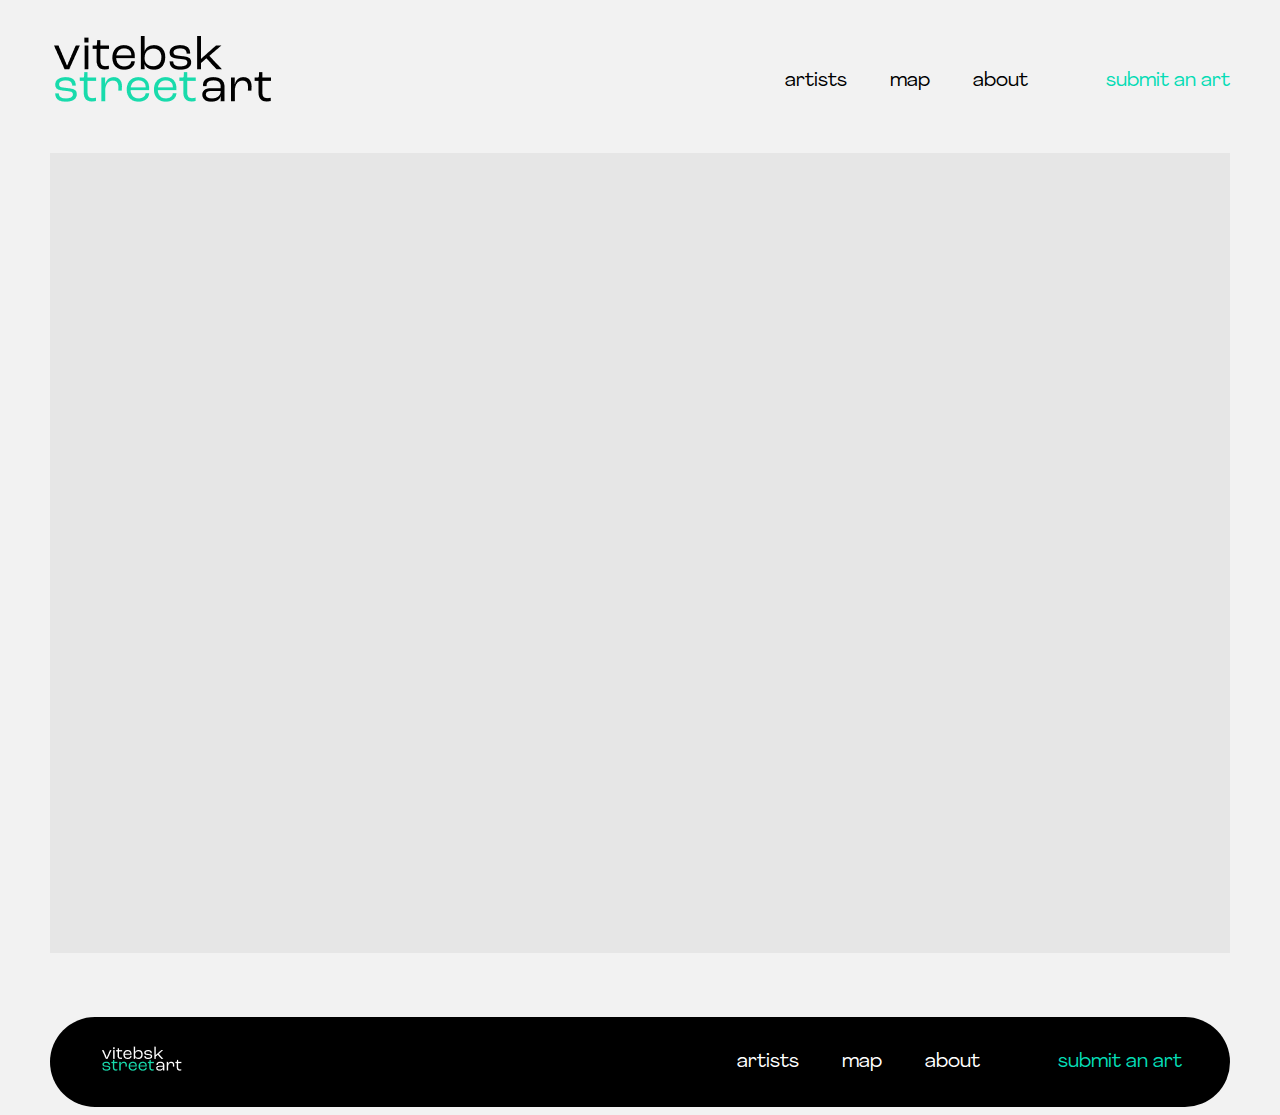
<file: VitebskStreetArt/public/assets/map.html>
<!DOCTYPE html>
<html lang="en">

<head>
    <meta charset="UTF-8">
    <meta name="viewport" content="width=device-width, initial-scale=1.0">
    <title>Final project</title>
    <link rel="stylesheet" href="./css/style.css">
</head>

<body>
    <div class="header">
        <div class="container">
            <div class="header_row">
                <div class="header_logo">
                    <a href="main.html"><img src="./img/header/header logo.png" alt="logo"></a>
                </div>
                <div class="header_navi">
                    <div class="header_navi_info">
                        <ul>
                            <li><a href="artists.html">artists</a></li>
                            <li><a href="map.html">map</a></li>
                            <li><a href="about.html">about</a></li>
                        </ul>
                    </div>
                    <div class="header_navi_submit">
                        <span><a href="formAddArt.html">submit an art</a></span>
                    </div>
                </div>
                <div class="mobile-menu">
                    <a href="#" id="open_menu"><img src="./img/header/icomoon-free_menu (1).png" alt="mobile-menu"></a>
                </div>
            </div>
        </div>
    </div>
    <div class="container">
        <div id="map" class="map"></div>
    </div>
    <div class="footer">
        <div class="container">
            <div class="footer_row">
                <div class="footer_logo">
                    <a href="main.html"><img src="./img/footer/Footer-logo.png" alt="logo"></a>
                </div>
                <div class="footer_navi">
                    <div class="footer_navi_info">
                        <ul>
                            <li><a href="artists.html">artists</a></li>
                            <li><a href="map.html">map</a></li>
                            <li><a href="about.html">about</a></li>
                        </ul>
                    </div>
                    <div class="footer_navi_submit">
                        <span><a href="formAddArt.html">submit an art</a></span>
                    </div>
                </div>
                <div class="mobile-menu">
                    <a href="#" id="open_menu"><img src="./img/footer/icomoon-free_menu.png" alt="mobile-menu"></a>
                </div>
            </div>
        </div>
    </div>
    <div class="mobile" id="mobile">
        <div class="mobile_head">
            <div class="mobile_logo">
                <a href="main.html"><img src="./img/mobile/logo.png" alt="logo"></a>
            </div>
            <div class="mobile_close">
                <a href="#" id="close_mobile" class="close_mobile"></a>
            </div>
        </div>
        <div class="mobile_navi">
            <div class="mobile_navi_info">
                <ul>
                    <li><a href="artists.html">artists</a></li>
                    <li><a href="map.html">map</a></li>
                    <li><a href="about.html">about</a></li>
                </ul>
            </div>
            <div class="mobile_navi_submit">
                <span><a href="formAddArt.html">submit an art</a></span>
            </div>
        </div>
    </div>


    <script src="https://api-maps.yandex.ru/2.1/?lang=ru_RU&apikey=<ae834b5d-c747-458c-84cd-049eefa7fe41>"></script>
    <script src="./script.js"></script>
    <script src="./scriptMain.js"></script>
</body>

</html>
</file>
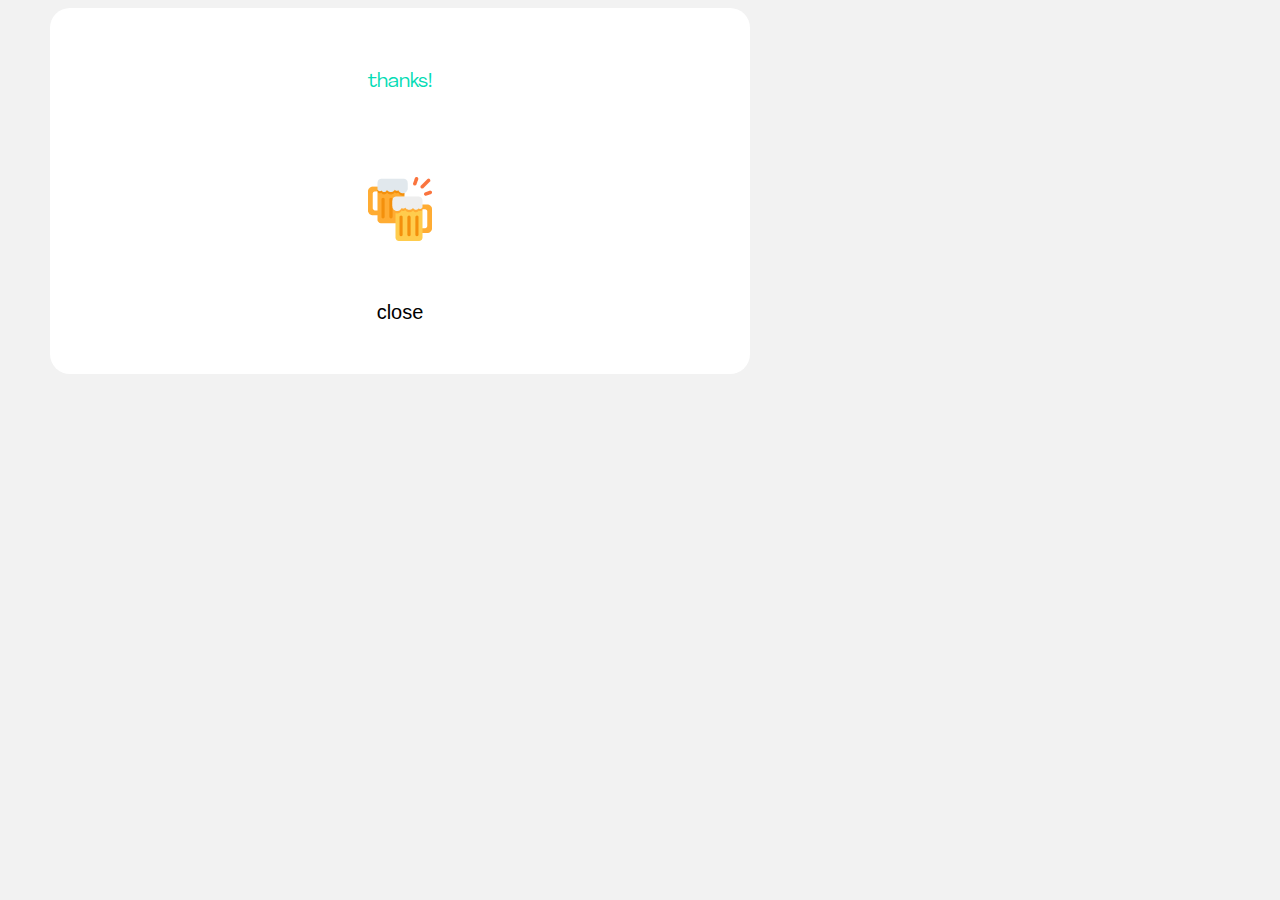
<file: VitebskStreetArt/public/assets/thanks.html>
<!DOCTYPE html>
<html lang="en">

<head>
    <meta charset="UTF-8">
    <meta name="viewport" content="width=device-width, initial-scale=1.0">
    <title>Final project</title>
    <link rel="stylesheet" href="./css/style.css">
</head>

<body>
    <div class="thanks">
        <div class="container">
            <div class="thanks_container">
                <div class="thanks_title">
                    <h1>thanks!</h1>
                </div>
                <div class="thanks_image">
                    <img src="./img/formReportPainted/thanks.png" alt="thanks">
                </div>
                <div class="thanks_close">
                    <button class="close">close</button>
                </div>
            </div>
        </div>
    </div>
</body>

</html>
</file>
<file: VitebskStreetArt/public/assets/css/style.css>
@font-face {
  font-family: "Agrandir";
  font-weight: normal;
  src: url(../css/font/Agrandir-Regular.otf);
}
@font-face {
  font-family: "Agrandir";
  font-weight: bold;
  src: url(../css/font/Agrandir-TextBold.otf);
}
html, body {
  font-family: "Agrandir";
}

body {
  background-color: #F2F2F2;
}

.container {
  position: relative;
  margin: 0 auto;
  width: 400px;
}
@media (min-width: 768px) {
  .container {
    width: 700px;
  }
}
@media (min-width: 1280px) {
  .container {
    width: 1180px;
  }
}
@media (min-width: 1920px) {
  .container {
    width: 1740px;
  }
}

.header_row {
  display: flex;
  justify-content: space-between;
  align-items: center;
}

.header_logo {
  margin: 24px 0;
  width: 160px;
}
@media (min-width: 1280px) {
  .header_logo {
    width: 217px;
  }
}

.header_navi {
  display: none;
}
@media (min-width: 1280px) {
  .header_navi {
    width: 467px;
    display: flex;
    justify-content: space-between;
    align-items: center;
  }
}
.header_navi_info > ul {
  width: 286px;
  display: flex;
  box-sizing: border-box;
  justify-content: space-around;
  list-style: none;
  padding: 0;
}
.header_navi_info > ul > li > a {
  text-decoration: none;
  color: #000000;
  font-size: 20px;
  font-weight: 400;
  border-bottom: 4px solid transparent;
}
.header_navi_info > ul > li > a:hover {
  border-bottom-color: #05DCB5;
}
.header_navi_submit > span > a {
  text-decoration: none;
  color: #05DCB5;
  font-size: 20px;
  font-weight: 400;
}
.header_navi_submit > span > a:hover {
  color: #000000;
}
.header_navi_submit > span:hover {
  border-bottom: 4px solid #05DCB5;
}

@media (min-width: 1280px) {
  .mobile-menu {
    display: none;
  }
}

.main_row {
  padding: 60px 0px;
  -moz-columns: 1;
       columns: 1;
}
@media (min-width: 768px) {
  .main_row {
    -moz-columns: 3;
         columns: 3;
    -moz-column-gap: 20px;
         column-gap: 20px;
  }
}
@media (min-width: 1280px) {
  .main_row {
    -moz-columns: 4;
         columns: 4;
  }
}
@media (min-width: 1920px) {
  .main_row {
    -moz-columns: 5;
         columns: 5;
  }
}

.box {
  margin-bottom: 10px;
  -moz-column-break-inside: avoid;
       break-inside: avoid;
  position: relative;
  cursor: pointer;
}

.box a > img {
  width: 100%;
  height: 100%;
  -o-object-fit: contain;
     object-fit: contain;
  border-radius: 25px;
  margin-bottom: 0px;
}

.box_artist-tag {
  display: none;
}

.box:hover .box_artist-tag {
  position: absolute;
  bottom: 20px;
  left: 5px;
  display: flex;
  justify-content: space-around;
  width: 100%;
}
.box:hover .box_artist-tag > .box_artist-tag_card {
  display: flex;
  justify-content: left;
  align-items: center;
  text-decoration: none;
  box-sizing: border-box;
  width: 70%;
  background-color: rgba(255, 255, 255, 0.8);
  border-radius: 24px;
  padding: 4px;
}
.box:hover .box_artist-tag > .box_artist-tag_card > img {
  width: 32px;
  margin-bottom: 0px;
}
.box:hover .box_artist-tag > .box_artist-tag_card > span {
  font-size: 16px;
  font-weight: 400;
  line-height: 19px;
  padding: 5px 0px 0px 5px;
  color: #000000;
  border-bottom: 4px solid transparent;
}
.box:hover .box_artist-tag > .box_artist-tag_card > span:hover {
  border-bottom-color: #05DCB5;
}
.box:hover .box_artist-tag > .box_artist-tag_tag {
  display: block;
  width: 50px;
  height: 50px;
  background-image: url(../img/main/tags/location_tag_green.png);
  background-repeat: no-repeat;
}
.box:hover .box_artist-tag > .box_artist-tag_tag:hover {
  background-image: url(../img/main/tags/location-tag-white.png);
}

.footer_row {
  background-color: #000000;
  padding: 16px 48px;
  display: flex;
  justify-content: space-between;
  align-items: center;
  border-radius: 60px/60px;
}

.footer_logo > a > img {
  margin-bottom: 0px;
}

.footer_navi {
  display: none;
}
@media (min-width: 1280px) {
  .footer_navi {
    width: 467px;
    display: flex;
    justify-content: space-between;
    align-items: center;
  }
}
.footer_navi_info > ul {
  width: 286px;
  display: flex;
  justify-content: space-around;
  list-style: none;
  padding: 0;
}
.footer_navi_info > ul > li > a {
  text-decoration: none;
  color: #FFFFFF;
  font-size: 20px;
  font-weight: 400;
  border-bottom: 4px solid transparent;
}
.footer_navi_info > ul > li > a:hover {
  border-bottom-color: #05DCB5;
}
.footer_navi_submit > span > a {
  text-decoration: none;
  color: #05DCB5;
  font-size: 20px;
  font-weight: 400;
}
.footer_navi_submit > span > a:hover {
  color: #FFFFFF;
}
.footer_navi_submit > span:hover {
  border-bottom: 4px solid #05DCB5;
}

.mobile-menu > a img {
  margin-bottom: 0px;
}
@media (min-width: 1280px) {
  .mobile-menu {
    display: none;
  }
}

.artists_cards {
  padding: 60px 0px 12px;
  display: flex;
  justify-content: space-around;
  flex-wrap: wrap;
}
@media (min-width: 768px) {
  .artists_cards {
    justify-content: space-between;
  }
}

.artists_cards_card {
  width: 320px;
  display: flex;
  flex-flow: column;
  align-items: center;
  margin-bottom: 48px;
}
.artists_cards_card:hover img {
  border: 4px solid #05DCB5;
  border-radius: 50%;
}
.artists_cards_card:hover h1 {
  border-bottom: 4px solid #05DCB5;
}

img {
  border: 4px solid transparent;
  margin-bottom: 16px;
}

a {
  text-decoration: none;
}
a > h1 {
  font-size: 16px;
  font-weight: 400;
  color: #000000;
  padding-bottom: 8px;
  margin-block-end: 0;
  width: 115px;
  border-bottom: 4px solid transparent;
  cursor: pointer;
}

p {
  font-size: 16px;
  font-weight: 400;
  color: #000000;
  opacity: 40%;
  margin-block-start: 8px;
}

.artist_row {
  display: flex;
  margin: 64px 0px;
  flex-wrap: wrap;
}
@media (min-width: 1280px) {
  .artist_row {
    flex-wrap: nowrap;
  }
}

.artist_info {
  width: 100%;
  margin-bottom: 40px;
}
@media (min-width: 1280px) {
  .artist_info {
    width: 35%;
    margin-right: 68px;
  }
}

.artist_info_card {
  margin-bottom: 56px;
}

.artist_info_card__picture {
  position: relative;
}

.artist_info_card__name {
  position: absolute;
  top: 180px;
  left: 218px;
  background-color: #FAFAFA;
  border-radius: 20px;
  padding: 16px 24px;
}
.artist_info_card__name > h1 {
  width: 100%;
  font-weight: 400;
  font-size: 24px;
  line-height: 32px;
}
.artist_info_card__name > p {
  font-weight: 400;
  font-size: 18px;
  line-height: 21px;
  margin-block-start: 0px;
}

.artist_info__text > p {
  font-weight: 400;
  font-size: 20px;
  line-height: 26px;
  opacity: 1;
}

.artist_arts {
  width: 100%;
  -moz-columns: 1;
       columns: 1;
}
@media (min-width: 768px) {
  .artist_arts {
    -moz-columns: 3;
         columns: 3;
    -moz-column-gap: 10px;
         column-gap: 10px;
  }
}
@media (min-width: 1280px) {
  .artist_arts {
    width: 65%;
  }
}

.box_new {
  position: relative;
  background-color: #F2F2F2;
}
.box_new > a > img {
  width: 100%;
  height: 100%;
  -o-object-fit: contain;
     object-fit: contain;
  border-radius: 25px;
  margin-bottom: 0;
}

.box_new_artist-tag {
  display: none;
  position: absolute;
  width: 50px;
  height: 50px;
  background-image: url(../img/main/tags/location_tag_green.png);
  background-repeat: no-repeat;
  bottom: 20px;
  left: 25px;
}
.box_new_artist-tag:hover {
  background-image: url(../img/main/tags/location-tag-white.png);
}

.box_new:hover .box_new_artist-tag {
  display: block;
}

.map {
  width: 100%;
  height: 800px;
  background-color: #E6E6E6;
  margin-bottom: 64px;
}

[class*=copyrights-pane] {
  display: none !important;
}

[class*=ground-pane] {
  filter: grayscale(1);
}

.flexForm {
  display: flex;
  justify-content: center;
}

.formAddArt_container {
  width: 400px;
  border-radius: 20px;
  background-color: #FFFFFF;
  display: flex;
  flex-wrap: wrap;
}
@media (min-width: 768px) {
  .formAddArt_container {
    width: 700px;
  }
}

.formAddArt_close {
  display: flex;
  width: 100%;
  justify-content: end;
  padding: 15px 18px;
}
.formAddArt_close > .close {
  width: 48px;
  height: 48px;
  background-image: url(../img/main/tags/close-btn-green.png);
  border: none;
  background-color: #FFFFFF;
}
.formAddArt_close > .close:hover {
  cursor: pointer;
  background-image: url(../img/main/tags/close-btn-white.png);
}

.formAddArt_title {
  width: 100%;
  display: flex;
  justify-content: center;
  margin: 5px 0px 48px;
}
.formAddArt_title > h1 {
  width: 125px;
  font-weight: 400;
  font-size: 20px;
  line-height: 26px;
  color: #05DCB5;
}

.formAddArt_form {
  margin-bottom: 16px;
  display: flex;
  justify-content: center;
  width: 100%;
}

.form {
  display: flex;
  flex-direction: column;
  width: 84%;
}

.form-row {
  display: flex;
  flex-direction: column;
  width: 100%;
  margin-bottom: 32px;
}

input, textarea {
  width: 100%;
  box-sizing: border-box;
  padding: 16px;
  background-color: #E6E6E6;
  border: 0px solid #FFFFFF;
  border-radius: 5px;
  cursor: pointer;
}
input:hover, textarea:hover {
  background-color: #F2F2F2;
}

input[type=file] {
  display: none;
}

.custom-file {
  display: flex;
  justify-content: center;
  align-items: center;
  box-sizing: border-box;
  width: 100%;
  height: 168px;
  background-color: #FFFFFF;
  border: 1px dashed #E6E6E6;
  border-radius: 5px;
  cursor: pointer;
}
.custom-file > span {
  font-size: 20px;
  font-weight: 400;
  color: #9A9B9D;
}
.custom-file:hover {
  background-color: #F2F2F2;
}

.form-row_button {
  display: flex;
  justify-content: center;
  align-items: center;
}

.button_send {
  width: 55px;
  font-size: 20px;
  font-weight: 400;
  color: #000000;
  background-color: #FFFFFF;
  border: 0px;
  border-bottom: 4px solid transparent;
  cursor: pointer;
}
.button_send:hover {
  border-bottom: 4px solid #05DCB5;
}

.error {
  border: 2px solid red !important;
}

.error-text {
  width: 100%;
  color: red;
  padding: 5px 15px;
  font-size: 12px;
}

.about_text {
  width: 380px;
  margin: 30px 0px 120px;
}
@media (min-width: 768px) {
  .about_text {
    width: 500px;
  }
}
@media (min-width: 1280px) {
  .about_text {
    width: 800px;
    margin: 128px 0px 530px;
  }
}
.about_text > span {
  font-size: 20px;
  line-height: 26px;
  font-weight: 400;
}

.formReportPainted_container {
  width: 700px;
  border-radius: 20px;
  background-color: #FFFFFF;
  position: relative;
  display: flex;
  flex-wrap: wrap;
  align-items: center;
  justify-content: center;
}

.formReportPainted_close {
  position: absolute;
  top: 5px;
  left: 715px;
}
.formReportPainted_close > .close {
  width: 48px;
  height: 48px;
  background-image: url(../img/main/tags/close-btn-green.png);
  border: none;
}
.formReportPainted_close > .close:hover {
  cursor: pointer;
  background-image: url(../img/main/tags/close-btn-white.png);
}

.formReportPainted_title {
  width: 100%;
  display: flex;
  flex-direction: column;
  justify-content: center;
  align-items: center;
  margin: 48px 0px;
}
.formReportPainted_title > img {
  width: 67px;
  height: 72px;
}
.formReportPainted_title > h1 {
  width: 138px;
  font-weight: 400;
  font-size: 20px;
  line-height: 26px;
  color: #05DCB5;
  margin-block-start: 0px;
}

.formReportPainted_form {
  margin-bottom: 16px;
}

.form-row {
  width: 100%;
  margin-bottom: 32px;
}

input,
textarea {
  width: 100%;
  box-sizing: border-box;
  padding: 16px;
  background-color: #E6E6E6;
  border: 0px solid #FFFFFF;
  border-radius: 5px;
  cursor: pointer;
}
input:hover,
textarea:hover {
  background-color: #F2F2F2;
}

input[type=file] {
  display: none;
}

label {
  display: flex;
  justify-content: center;
  align-items: center;
  width: 600px;
  height: 168px;
  background-color: #FFFFFF;
  border: 1px dashed #E6E6E6;
  border-radius: 5px;
  cursor: pointer;
}
label > span {
  font-size: 20px;
  font-weight: 400;
  color: #9A9B9D;
}
label:hover {
  background-color: #F2F2F2;
}

.form-row_button {
  display: flex;
  justify-content: center;
}

.button_send {
  font-size: 20px;
  font-weight: 400;
  color: #000000;
  background-color: #FFFFFF;
  border: 0px;
  border-bottom: 4px solid transparent;
  cursor: pointer;
}
.button_send:hover {
  border-bottom: 4px solid #05DCB5;
}

.thanks_container {
  width: 700px;
  border-radius: 20px;
  background-color: #FFFFFF;
  position: relative;
  display: flex;
  flex-direction: column;
  align-items: center;
  justify-content: center;
  padding: 48px 0px 48px;
}

.thanks_title {
  display: flex;
  justify-content: center;
  align-items: center;
  text-align: center;
  margin: 0px 0px 64px;
}
.thanks_title > h1 {
  font-size: 20px;
  line-height: 26px;
  font-weight: 400;
  color: #05DCB5;
}

.thanks_close {
  margin-top: 32px;
}
.thanks_close > button {
  background-color: #FFFFFF;
  border: none;
  font-size: 20px;
  font-weight: 400;
}
.thanks_close > button:hover {
  cursor: pointer;
}

.mobile {
  max-width: 440px;
  width: 100%;
  box-sizing: border-box;
  background-color: #FFFFFF;
  padding: 44px 16px 27px;
  position: fixed;
  top: 0;
  left: -440px;
  transition: left 0.5s;
}
.mobile.open {
  left: 0px;
}

.mobile_head {
  display: flex;
  justify-content: space-between;
  align-items: center;
}
.mobile_head > .mobile_close {
  display: flex;
}
.mobile_head > .mobile_close > a {
  width: 36px;
  height: 36px;
  background-image: url(../img/mobile/close_button.png);
}

.mobile_navi {
  display: flex;
  flex-direction: column;
  align-items: end;
}
.mobile_navi_info > ul {
  width: 286px;
  display: flex;
  box-sizing: border-box;
  flex-direction: column;
  align-items: end;
  list-style: none;
  margin-block-end: 10px;
}
.mobile_navi_info > ul > li {
  padding: 0px 0px 16px;
}
.mobile_navi_info > ul > li > a {
  text-decoration: none;
  color: #000000;
  font-size: 20px;
  font-weight: 400;
}
.mobile_navi_submit > span > a {
  text-decoration: none;
  color: #05DCB5;
  font-size: 20px;
  font-weight: 400;
}/*# sourceMappingURL=style.css.map */
</file>
